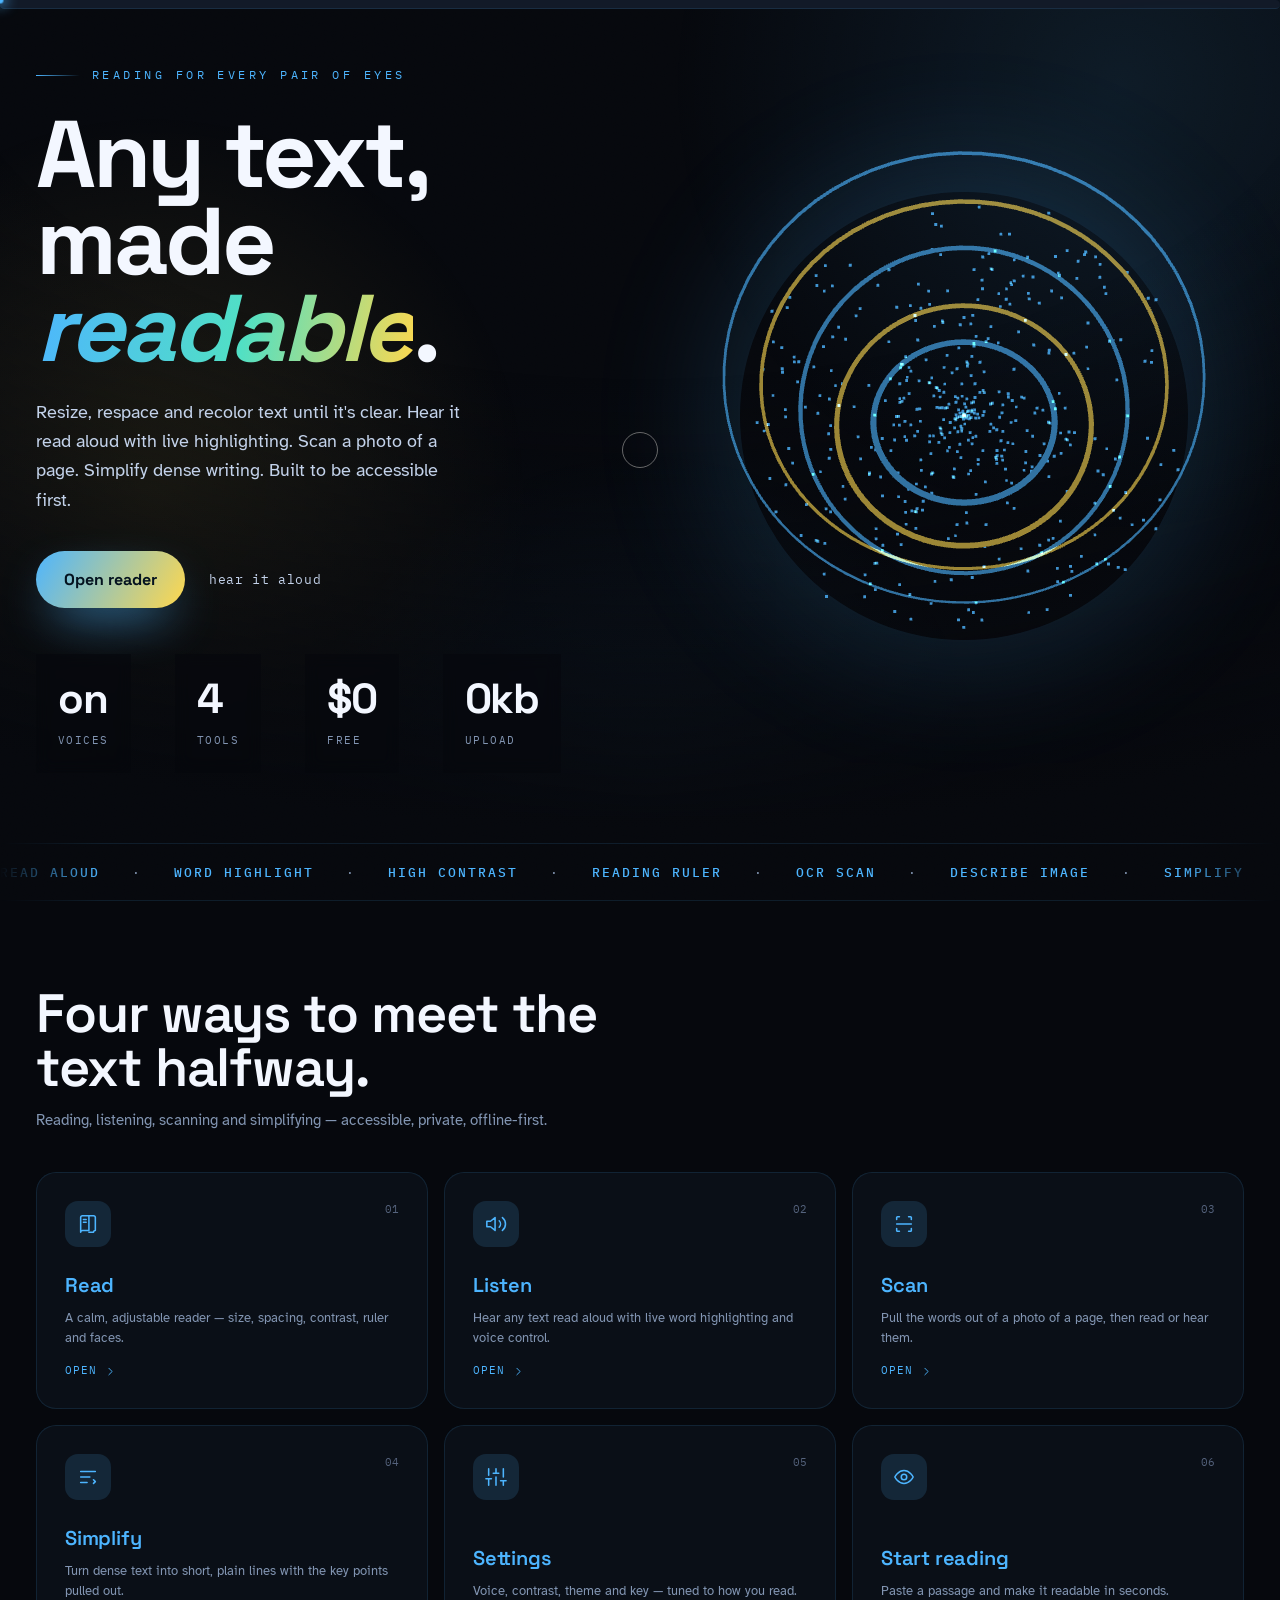
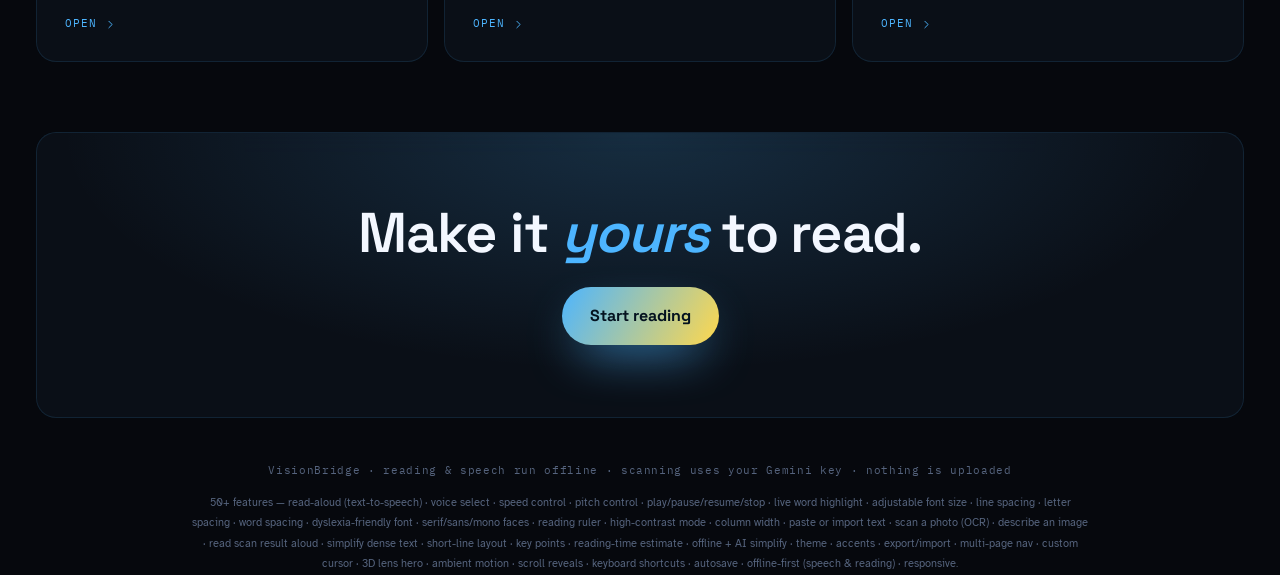
<file: index.html>
<!doctype html><html lang="en" data-theme="dark"><head><meta charset="utf-8"><meta name="viewport" content="width=device-width,initial-scale=1,viewport-fit=cover"><title>VisionBridge — read, listen, see</title><meta name="description" content="A multimodal reading agent for blind and low-vision readers: adjustable reader, text-to-speech with word highlighting, photo OCR, image description, and plain-language simplify.">
<link rel="stylesheet" href="core.css"><link rel="stylesheet" href="app.css"></head><body><div id="topbar"></div>
<main class="home">
  <section class="hero2"><div class="hero2-in">
    <div class="hero2-copy reveal"><div class="kicker">Reading for every pair of eyes</div><h1>Any text, made <em>readable</em>.</h1><p>Resize, respace and recolor text until it's clear. Hear it read aloud with live highlighting. Scan a photo of a page. Simplify dense writing. Built to be accessible first.</p><div class="cta-row"><a class="btn-xl" href="read.html" data-mag>Open reader</a><a class="btn-ghost" href="listen.html">hear it aloud</a></div><div class="metastrip" id="meta"></div></div>
    <div class="hero2-visual reveal"><canvas id="hero3d"></canvas></div>
  </div></section>
  <div class="marquee2"><div class="marq-track" id="marq"></div></div>
  <section class="feat2"><div class="feat2-head reveal"><h2>Four ways to meet the text halfway.</h2><p>Reading, listening, scanning and simplifying — accessible, private, offline-first.</p></div><div class="feat2-grid" id="fgrid"></div></section>
  <section class="cta2"><div class="cta2-in reveal"><h2>Make it <em>yours</em> to read.</h2><a class="btn-xl" href="read.html" data-mag>Start reading</a></div></section>
  <div class="foot">VisionBridge · reading & speech run offline · scanning uses your Gemini key · nothing is uploaded</div>
  <div class="feat" id="featlist"></div>
</main><script src="three.min.js"></script><script src="app.js"></script><script src="core.js"></script></body></html>
</file>
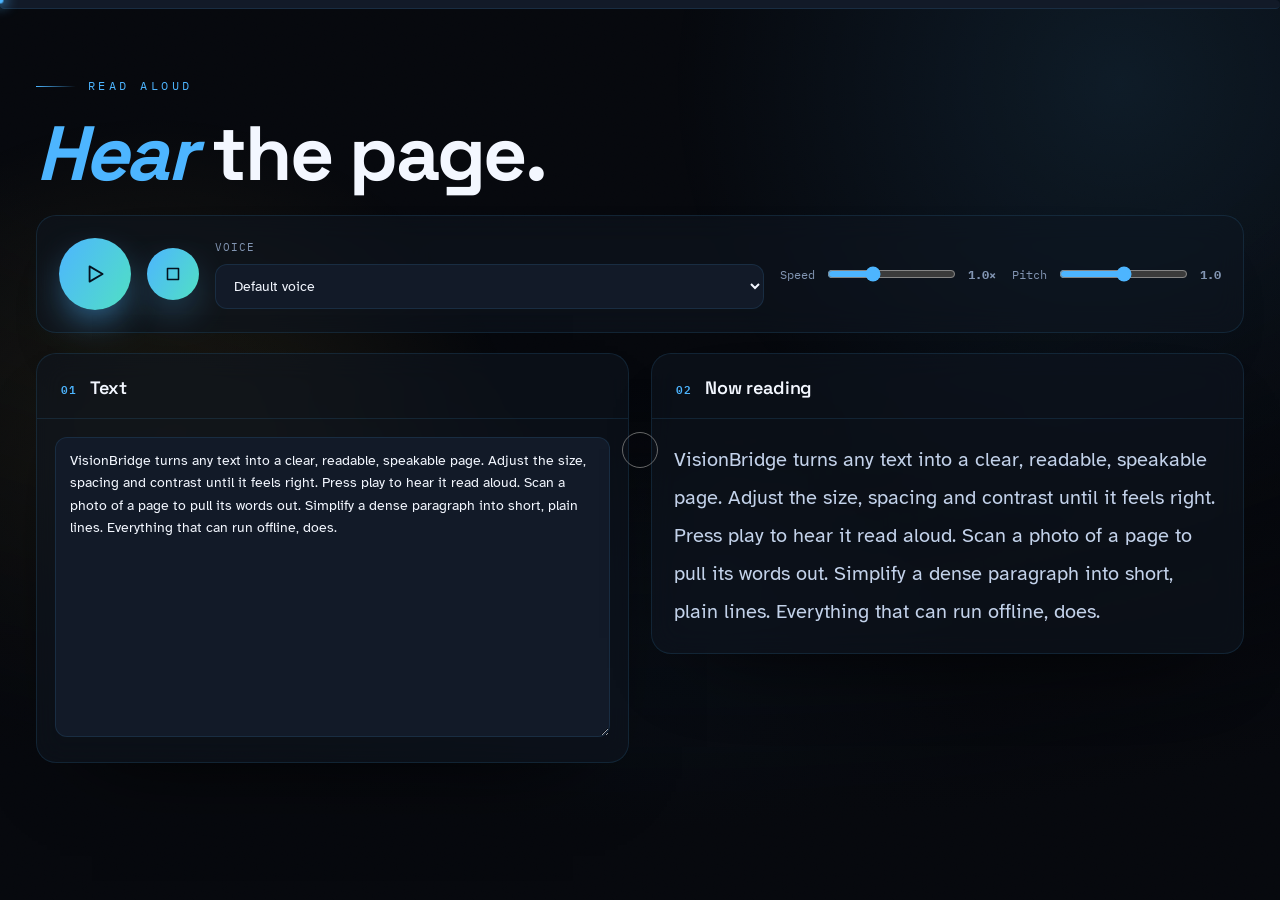
<file: listen.html>
<!doctype html><html lang="en" data-theme="dark"><head><meta charset="utf-8"><meta name="viewport" content="width=device-width,initial-scale=1,viewport-fit=cover"><title>VisionBridge — Listen</title><meta name="description" content="Text-to-speech with live word highlighting, voice, speed and pitch control.">
<link rel="stylesheet" href="core.css"><link rel="stylesheet" href="app.css"></head><body><div id="topbar"></div>
<main class="shell"><div class="page">
  <section class="phead" style="padding-bottom:24px"><div class="eyebrow">Read aloud</div><h1><em>Hear</em> the page.</h1></section>
  <section class="card reveal" style="margin-bottom:20px"><div style="padding:22px"><div class="voicebar">
    <button class="bigbtn" id="playBtn" data-press></button><button class="bigbtn sm" id="stopBtn" data-press></button>
    <div class="fld" style="margin:0;flex:1;min-width:160px"><label>Voice</label><select class="inp" id="voice"></select></div>
    <div class="slider">Speed <input type="range" id="rate" min="0.5" max="2" step="0.1"> <b id="ratev"></b></div>
    <div class="slider">Pitch <input type="range" id="pitch" min="0" max="2" step="0.1"> <b id="pitchv"></b></div>
  </div></div></section>
  <div class="grid2 even">
    <section class="card reveal"><div class="ch"><h2>Text</h2></div><div style="padding:18px"><textarea class="ta" id="ta" style="min-height:300px"></textarea></div></section>
    <section class="card reveal"><div class="ch"><h2>Now reading</h2></div><div style="padding:22px"><div id="hl" style="font-size:20px;line-height:1.9;color:var(--ink2)"></div></div></section>
  </div>
</div></main><script src="three.min.js"></script><script src="app.js"></script><script src="core.js"></script></body></html>
</file>
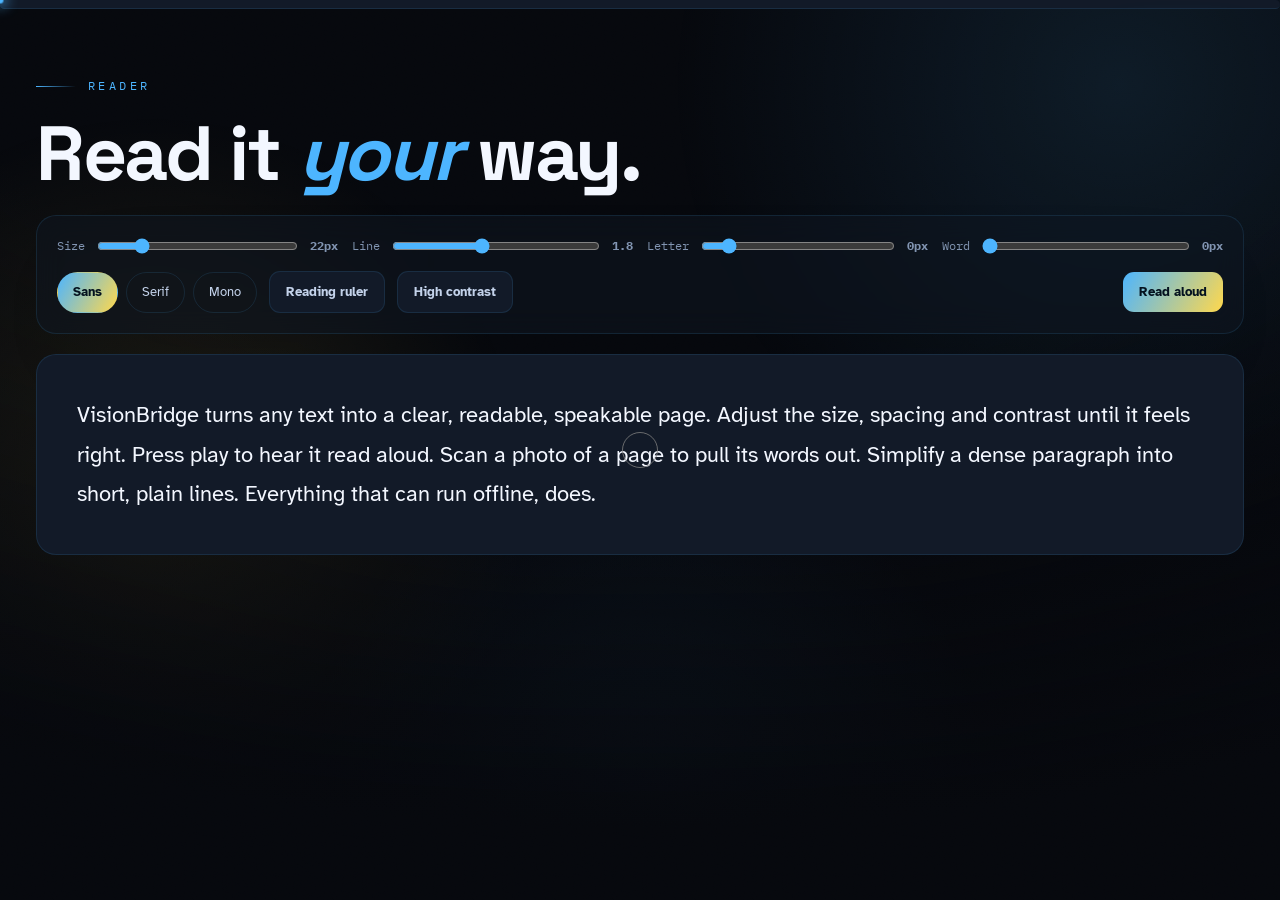
<file: read.html>
<!doctype html><html lang="en" data-theme="dark"><head><meta charset="utf-8"><meta name="viewport" content="width=device-width,initial-scale=1,viewport-fit=cover"><title>VisionBridge — Read</title><meta name="description" content="A calm, fully adjustable reader: size, spacing, contrast, reading ruler and faces.">
<link rel="stylesheet" href="core.css"><link rel="stylesheet" href="app.css"></head><body><div id="topbar"></div>
<main class="shell"><div class="page">
  <section class="phead" style="padding-bottom:24px"><div class="eyebrow">Reader</div><h1>Read it <em>your</em> way.</h1></section>
  <section class="card reveal" style="margin-bottom:20px"><div style="padding:20px">
    <div class="ctrlgrid">
      <div class="slider">Size <input type="range" id="fs" min="14" max="54" step="1"> <b id="fsv"></b></div>
      <div class="slider">Line <input type="range" id="lh2" min="1.2" max="2.6" step="0.1"> <b id="lh2v"></b></div>
      <div class="slider">Letter <input type="range" id="ls2" min="-1" max="8" step="0.5"> <b id="ls2v"></b></div>
      <div class="slider">Word <input type="range" id="ws2" min="0" max="16" step="1"> <b id="ws2v"></b></div>
    </div>
    <div class="row" style="margin-top:16px">
      <div class="seg" id="faces"><button data-v="sans">Sans</button><button data-v="serif">Serif</button><button data-v="mono">Mono</button></div>
      <button class="btn" id="rulerT" data-press>Reading ruler</button>
      <button class="btn" id="hcT" data-press>High contrast</button>
      <button class="btn primary" id="readAloud" data-press style="margin-left:auto">Read aloud</button>
    </div>
  </div></section>
  <div class="reader" id="reader"><div class="ruler" id="ruler"></div><div class="doc" id="doc" contenteditable="true" spellcheck="false"></div></div>
</div></main><script src="three.min.js"></script><script src="app.js"></script><script src="core.js"></script></body></html>
</file>
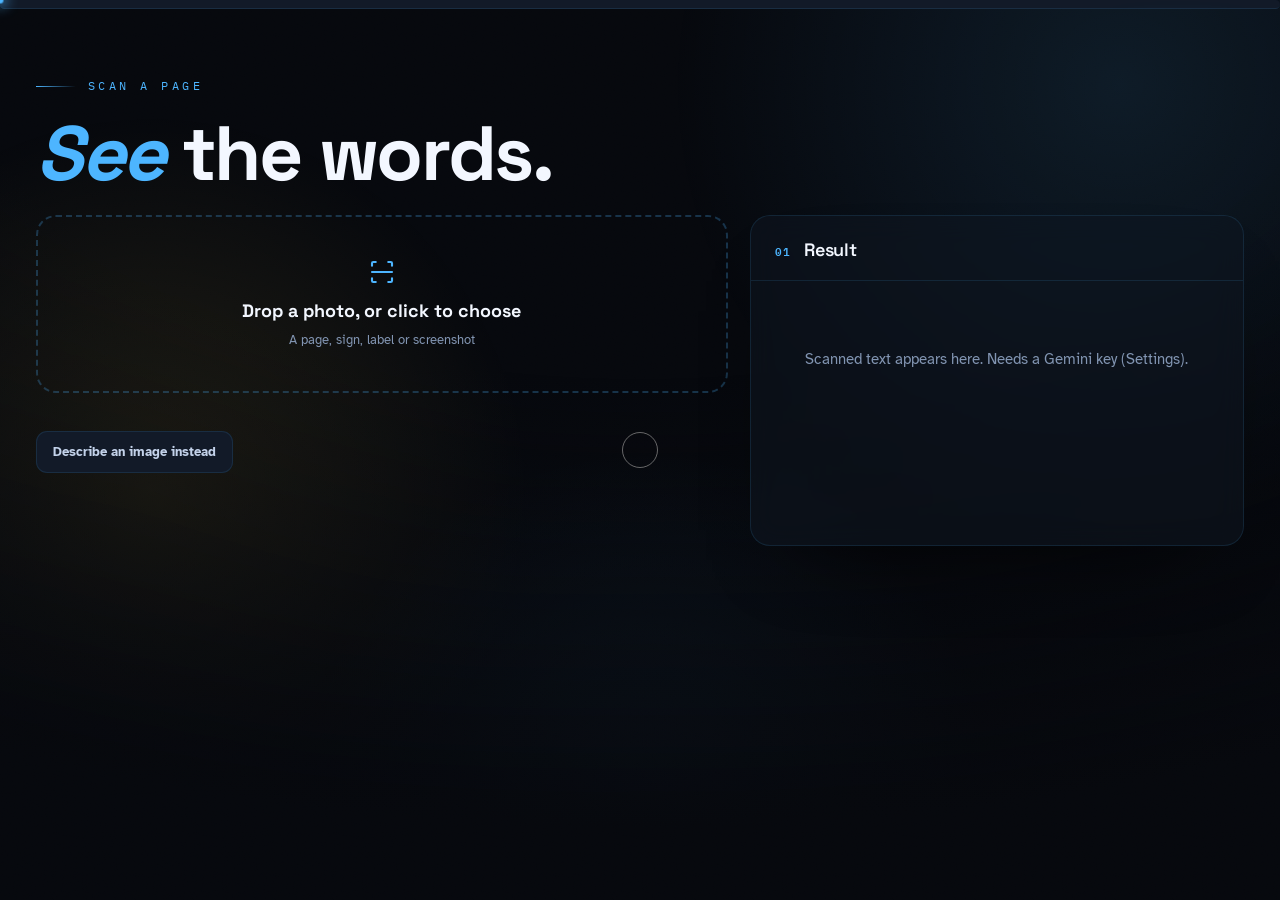
<file: scan.html>
<!doctype html><html lang="en" data-theme="dark"><head><meta charset="utf-8"><meta name="viewport" content="width=device-width,initial-scale=1,viewport-fit=cover"><title>VisionBridge — Scan</title><meta name="description" content="Pull text out of a photo of a page (OCR), or describe an image — then read or hear it.">
<link rel="stylesheet" href="core.css"><link rel="stylesheet" href="app.css"></head><body><div id="topbar"></div>
<main class="shell"><div class="page">
  <section class="phead" style="padding-bottom:24px"><div class="eyebrow">Scan a page</div><h1><em>See</em> the words.</h1></section>
  <div class="grid2">
    <div class="col">
      <div class="dropz reveal" id="dz"><div class="big" id="dzIc"></div><div style="font-family:var(--disp);font-weight:700;font-size:18px;margin-top:10px">Drop a photo, or click to choose</div><div style="color:var(--mut);font-size:13px;margin-top:4px">A page, sign, label or screenshot</div></div>
      <input type="file" id="file" accept="image/*" style="display:none"><input type="file" id="file2" accept="image/*" style="display:none">
      <div class="row" style="margin-top:16px"><button class="btn" id="descBtn" data-press>Describe an image instead</button></div>
    </div>
    <div class="col">
      <section class="card reveal"><div class="ch"><h2>Result</h2><span class="k"><button class="btn hidden" id="readScan" data-press>Read aloud</button></span></div><div style="padding:22px"><div id="scanOut" style="white-space:pre-wrap;line-height:1.7;color:var(--ink2);min-height:220px"><div class="empty">Scanned text appears here. Needs a Gemini key (Settings).</div></div></div></section>
    </div>
  </div>
</div></main><script src="three.min.js"></script><script src="app.js"></script><script src="core.js"></script></body></html>
</file>
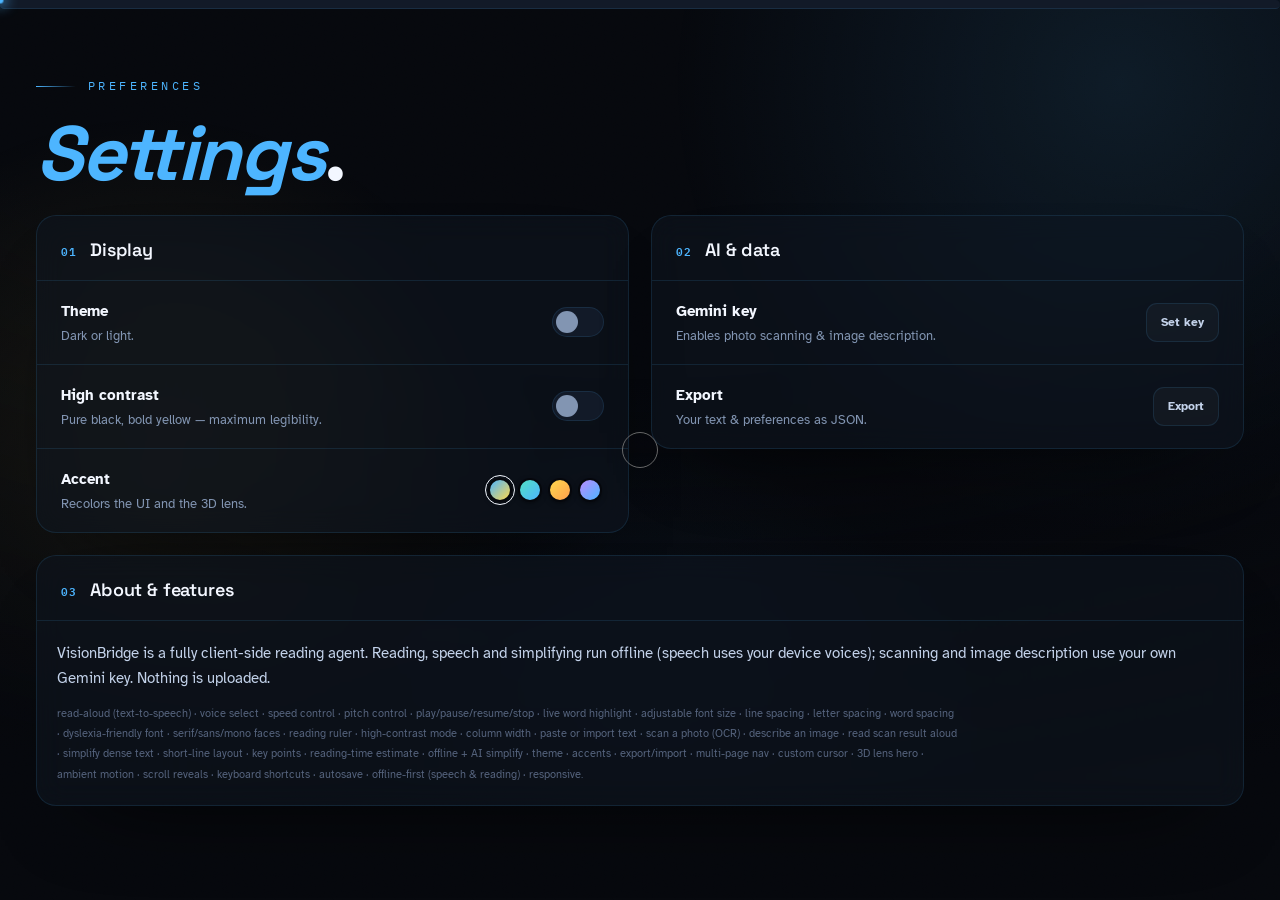
<file: settings.html>
<!doctype html><html lang="en" data-theme="dark"><head><meta charset="utf-8"><meta name="viewport" content="width=device-width,initial-scale=1,viewport-fit=cover"><title>VisionBridge — Settings</title><meta name="description" content="Voice, contrast, theme and key.">
<link rel="stylesheet" href="core.css"><link rel="stylesheet" href="app.css"></head><body><div id="topbar"></div>
<main class="shell"><div class="page">
  <section class="phead" style="padding-bottom:24px"><div class="eyebrow">Preferences</div><h1><em>Settings</em>.</h1></section>
  <div class="grid2 even">
    <div class="col"><section class="card reveal"><div class="ch"><h2>Display</h2></div>
      <div class="setrow"><div><div class="si">Theme</div><div class="sd">Dark or light.</div></div><button class="toggle" id="themeToggle"></button></div>
      <div class="setrow"><div><div class="si">High contrast</div><div class="sd">Pure black, bold yellow — maximum legibility.</div></div><button class="toggle" id="hcToggle"></button></div>
      <div class="setrow"><div><div class="si">Accent</div><div class="sd">Recolors the UI and the 3D lens.</div></div><div class="accents" id="accents2"></div></div>
    </section></div>
    <div class="col"><section class="card reveal"><div class="ch"><h2>AI & data</h2></div>
      <div class="setrow"><div><div class="si">Gemini key</div><div class="sd">Enables photo scanning & image description.</div></div><button class="ghost" id="keyBtn" data-press>Set key</button></div>
      <div class="setrow"><div><div class="si">Export</div><div class="sd">Your text & preferences as JSON.</div></div><button class="ghost" id="exp" data-press>Export</button></div>
    </section></div>
  </div>
  <section class="card reveal" style="margin-top:22px"><div class="ch"><h2>About & features</h2></div><div style="padding:20px"><p style="color:var(--ink2);line-height:1.7;margin-bottom:12px">VisionBridge is a fully client-side reading agent. Reading, speech and simplifying run offline (speech uses your device voices); scanning and image description use your own Gemini key. Nothing is uploaded.</p><div class="feat" id="featlist" style="text-align:left;margin:0"></div></div></section>
</div></main><script src="three.min.js"></script><script src="app.js"></script><script src="core.js"></script></body></html>
</file>
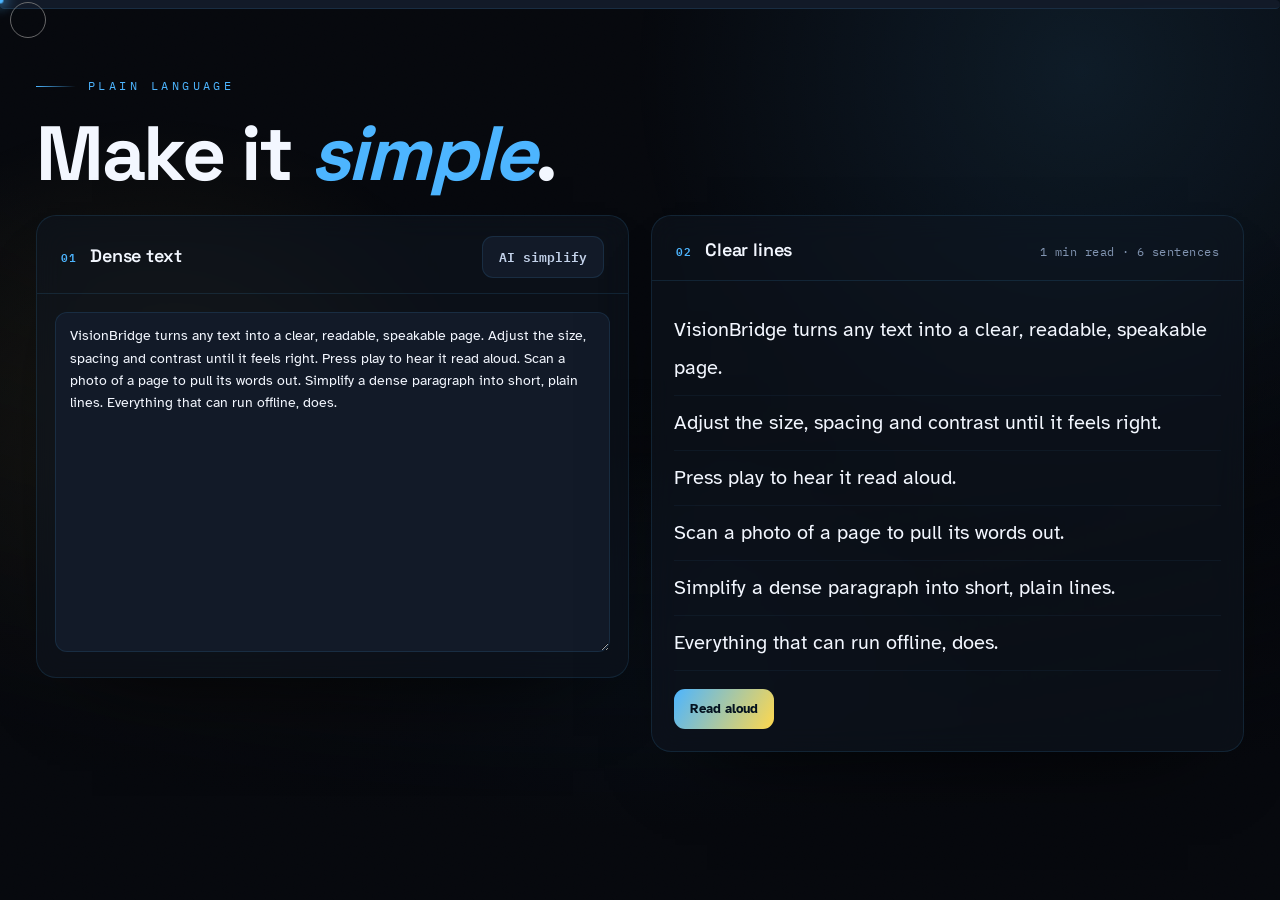
<file: simplify.html>
<!doctype html><html lang="en" data-theme="dark"><head><meta charset="utf-8"><meta name="viewport" content="width=device-width,initial-scale=1,viewport-fit=cover"><title>VisionBridge — Simplify</title><meta name="description" content="Turn dense text into short, plain lines with key points and a reading-time estimate.">
<link rel="stylesheet" href="core.css"><link rel="stylesheet" href="app.css"></head><body><div id="topbar"></div>
<main class="shell"><div class="page">
  <section class="phead" style="padding-bottom:24px"><div class="eyebrow">Plain language</div><h1>Make it <em>simple</em>.</h1></section>
  <div class="grid2 even">
    <section class="card reveal"><div class="ch"><h2>Dense text</h2><span class="k"><button class="btn" id="aiBtn" data-press>AI simplify</button></span></div><div style="padding:18px"><textarea class="ta" id="ta" style="min-height:340px"></textarea></div></section>
    <section class="card reveal"><div class="ch"><h2>Clear lines</h2><span class="k" id="rt"></span></div><div style="padding:22px"><div id="out"></div><button class="btn primary" id="readBtn" data-press style="margin-top:18px">Read aloud</button></div></section>
  </div>
</div></main><script src="three.min.js"></script><script src="app.js"></script><script src="core.js"></script></body></html>
</file>
<file: core.css>
/* ===== core.css — shared design system (driven by CSS vars set in app.css) ===== */
*{box-sizing:border-box;margin:0;padding:0}
html{scroll-behavior:smooth}
body{color:var(--ink);font-family:var(--sans);font-size:15px;line-height:1.6;min-height:100vh;overflow-x:hidden;-webkit-font-smoothing:antialiased;background:var(--bg);counter-reset:card}
#bg3d{position:fixed;inset:0;z-index:0;pointer-events:none}
.vig{position:fixed;inset:0;z-index:1;pointer-events:none;background:radial-gradient(130% 100% at 50% 0%,transparent 42%,var(--bg) 92%)}
.grain{position:fixed;inset:0;z-index:1;pointer-events:none;opacity:.05;mix-blend-mode:overlay;background-image:url("data:image/svg+xml,%3Csvg xmlns='http://www.w3.org/2000/svg' width='140' height='140'%3E%3Cfilter id='n'%3E%3CfeTurbulence type='fractalNoise' baseFrequency='.9' numOctaves='2'/%3E%3C/filter%3E%3Crect width='100%25' height='100%25' filter='url(%23n)'/%3E%3C/svg%3E")}
@media(prefers-reduced-motion:reduce){*{animation-duration:.01ms!important;transition-duration:.01ms!important}}
button,input,select,textarea{font:inherit;color:inherit}
a{color:var(--acc);text-decoration:none}
::selection{background:color-mix(in srgb,var(--acc) 32%,transparent)}
.hidden{display:none!important}
svg.ic{display:inline-block;vertical-align:middle}
/* cursor */
.cur-ring,.cur-dot{position:fixed;top:0;left:0;z-index:9999;pointer-events:none;border-radius:50%;will-change:transform;transform:translate(-50%,-50%)}
.cur-dot{width:7px;height:7px;background:var(--acc);box-shadow:0 0 14px 2px var(--acc)}
.cur-ring{width:36px;height:36px;border:1.5px solid #ffffff66;mix-blend-mode:difference;transition:width .25s cubic-bezier(.22,1.3,.5,1),height .25s cubic-bezier(.22,1.3,.5,1)}
.cur-ring.hov{width:62px;height:62px}
.cur-ring.txt{width:3px;height:28px;border-radius:2px;background:var(--acc);border:none;mix-blend-mode:normal}
.cur-ring.down{width:26px;height:26px}
body.cur{cursor:none}body.cur *{cursor:none!important}
@media(hover:none),(prefers-reduced-motion:reduce){.cur-ring,.cur-dot{display:none!important}body.cur,body.cur *{cursor:auto!important}}
[data-press]{transition:transform .1s cubic-bezier(.3,0,.3,1),background var(--sp),color var(--sp),border-color var(--sp),box-shadow var(--sp)}
[data-press].press{transform:scale(.96)}
/* nav */
.bar{position:sticky;top:0;z-index:40;backdrop-filter:blur(16px) saturate(1.4);background:color-mix(in srgb,var(--bg) 64%,transparent);border-bottom:1px solid var(--hair)}
.bar .in{max-width:1280px;margin:0 auto;padding:15px 36px;display:flex;align-items:center;gap:16px}
@media(max-width:860px){.bar .in{padding:13px 20px}}
.logo{display:flex;align-items:center;gap:12px;font-family:var(--disp);font-weight:var(--logow,700);font-size:21px;letter-spacing:var(--logotrack,-.01em)}
.logo .mk{width:34px;height:34px;border-radius:var(--mkradius,10px);display:grid;place-items:center;background:var(--mkbg,linear-gradient(140deg,var(--acc),var(--acc2)));color:var(--mkfg,#fff);box-shadow:0 8px 24px -8px var(--acc)}
.nav{display:flex;gap:4px;margin-left:10px}
.nav a{padding:8px 14px;border-radius:10px;font-family:var(--navfont,var(--mono));font-size:13px;color:var(--mut);position:relative;transition:color .25s;letter-spacing:.02em}
.nav a:hover{color:var(--ink)}
.nav a.on{color:var(--acc)}
.nav a.on::after{content:"";position:absolute;left:14px;right:14px;bottom:1px;height:2px;border-radius:2px;background:linear-gradient(90deg,var(--acc),var(--acc2))}
.spacer{flex:1}
.accents{display:flex;gap:6px;margin-right:2px}
.ad{width:18px;height:18px;border-radius:50%;cursor:pointer;border:2px solid var(--bg);box-shadow:0 2px 6px -2px #000a}
.ad.on{outline:1.5px solid var(--ink);outline-offset:2px}
.iconbtn{width:38px;height:38px;border-radius:11px;background:var(--panel);border:1px solid var(--hair);cursor:pointer;color:var(--mut);display:grid;place-items:center;backdrop-filter:blur(8px)}
.iconbtn:hover{color:var(--acc);border-color:var(--glassbrd)}
.pill{background:#ffffff0a;border:1px solid var(--glassbrd);border-radius:999px;padding:10px 18px;font-size:13px;font-weight:600;cursor:pointer;color:var(--ink);display:inline-flex;align-items:center;gap:8px}
.pill:hover{border-color:#ffffff40}
.pill.primary{background:linear-gradient(120deg,var(--acc),var(--acc2));border:none;color:var(--onacc,#07140e);box-shadow:0 16px 36px -14px var(--acc);font-weight:700}
.navtoggle{display:none}
@media(max-width:860px){.nav{position:fixed;top:60px;left:0;right:0;flex-direction:column;background:var(--panelsolid);border-bottom:1px solid var(--hair);padding:10px;margin:0;z-index:39;transform:translateY(-130%);transition:transform .35s cubic-bezier(.22,1,.36,1);gap:2px}.nav.open{transform:translateY(0)}.nav a.on::after{display:none}.nav a.on{background:var(--hair)}.navtoggle{display:grid}}
/* shell + landing */
.shell{max-width:1280px;margin:0 auto;padding:0 36px 90px;position:relative;z-index:3}
@media(max-width:860px){.shell{padding:0 20px 70px}}
.page{animation:rise .6s cubic-bezier(.22,1,.36,1) both}
@keyframes rise{from{opacity:0;transform:translateY(22px)}}
.home{position:relative;z-index:3}
.hero2{min-height:calc(100vh - 66px);display:flex;align-items:center;padding:20px 0 40px}
.hero2-in{max-width:1280px;margin:0 auto;padding:0 36px;display:grid;grid-template-columns:1.02fr .98fr;gap:44px;align-items:center;width:100%}
@media(max-width:980px){.hero2-in{grid-template-columns:1fr;gap:24px;padding:0 20px}.hero2{min-height:auto;padding:36px 0}}
.kicker{display:inline-flex;align-items:center;gap:12px;font-family:var(--mono);font-size:11.5px;letter-spacing:.3em;text-transform:uppercase;color:var(--acc);margin-bottom:26px}
.kicker::before{content:"";width:44px;height:1px;background:linear-gradient(90deg,var(--acc),transparent)}
.hero2 h1{font-family:var(--disp);font-weight:var(--h1w,700);font-size:clamp(48px,7.4vw,110px);line-height:.92;letter-spacing:-.03em}
.hero2 h1 em{font-style:var(--emstyle,italic);font-weight:var(--emw,400);font-family:var(--emfont,var(--disp));background:linear-gradient(100deg,var(--acc),var(--amb) 55%,var(--acc2));-webkit-background-clip:text;background-clip:text;color:transparent}
.hero2 p{margin-top:26px;max-width:440px;font-size:18px;line-height:1.62;color:var(--ink2)}
.cta-row{margin-top:36px;display:flex;align-items:center;gap:16px;flex-wrap:wrap}
.btn-xl{display:inline-flex;align-items:center;gap:12px;background:linear-gradient(120deg,var(--acc),var(--acc2));color:var(--onacc,#07140e);font-family:var(--disp);font-weight:700;font-size:16px;padding:16px 28px;border-radius:999px;box-shadow:0 20px 50px -18px var(--acc);transition:transform .3s}
.btn-xl:hover{transform:translateY(-2px)}
.btn-ghost{color:var(--ink2);font-family:var(--mono);font-size:12.5px;letter-spacing:.05em;padding:14px 8px}
.btn-ghost:hover{color:var(--acc)}
.metastrip{margin-top:46px;display:flex;gap:44px;flex-wrap:wrap}
.metastrip .m .n{font-family:var(--disp);font-weight:700;font-size:34px;line-height:1;letter-spacing:-.02em}
.metastrip .m .n em{font-style:normal;color:var(--acc)}
.metastrip .m .l{font-family:var(--mono);font-size:10px;letter-spacing:.14em;text-transform:uppercase;color:var(--mut);margin-top:8px}
.hero2-visual{position:relative;aspect-ratio:1/1;max-width:560px;width:100%;justify-self:end}
@media(max-width:980px){.hero2-visual{max-width:380px;margin:0 auto;justify-self:center}}
.hero2-visual canvas{position:absolute;inset:0;width:100%;height:100%}
.hero2-visual::after{content:"";position:absolute;inset:10%;border-radius:50%;box-shadow:0 0 130px 24px color-mix(in srgb,var(--acc) 16%,transparent);pointer-events:none}
.marquee2{border-top:1px solid var(--hair);border-bottom:1px solid var(--hair);overflow:hidden;padding:18px 0;-webkit-mask:linear-gradient(90deg,transparent,#000 8%,#000 92%,transparent)}
.marq-track{display:flex;width:max-content;animation:marq 30s linear infinite;font-family:var(--mono);font-size:12.5px;letter-spacing:.16em;text-transform:uppercase;color:var(--mut)}
.marq-track span{display:flex;align-items:center;gap:32px;padding-right:32px}
.marq-track b{color:var(--acc);font-weight:500}
@keyframes marq{to{transform:translateX(-50%)}}
@media(prefers-reduced-motion:reduce){.marq-track{animation:none}}
.feat2{max-width:1280px;margin:0 auto;padding:86px 36px 40px}
@media(max-width:980px){.feat2{padding:54px 20px 20px}}
.feat2-head{margin-bottom:40px;max-width:640px}
.feat2-head h2{font-family:var(--disp);font-weight:var(--h2w,600);font-size:clamp(30px,4.4vw,54px);line-height:1;letter-spacing:-.02em}
.feat2-head p{color:var(--mut);font-size:14.5px;margin-top:14px}
.feat2-grid{display:grid;grid-template-columns:repeat(3,1fr);gap:16px}
@media(max-width:820px){.feat2-grid{grid-template-columns:1fr 1fr}}
@media(max-width:520px){.feat2-grid{grid-template-columns:1fr}}
.fcell{position:relative;padding:28px;border-radius:var(--r2);background:var(--panel);backdrop-filter:blur(14px);border:1px solid var(--hair);min-height:200px;display:flex;flex-direction:column;overflow:hidden;transition:transform .4s cubic-bezier(.22,1,.36,1),border-color .4s}
.fcell:hover{transform:translateY(-5px);border-color:var(--glassbrd)}
.fcell .fi{width:46px;height:46px;border-radius:13px;display:grid;place-items:center;color:var(--acc);background:color-mix(in srgb,var(--acc) 12%,transparent);margin-bottom:auto}
.fcell .fx{position:absolute;top:28px;right:28px;font-family:var(--mono);font-size:11px;color:var(--dim)}
.fcell h3{font-family:var(--disp);font-weight:600;font-size:20px;margin-top:22px;letter-spacing:-.01em}
.fcell p{color:var(--mut);font-size:13px;line-height:1.55;margin-top:7px}
.fcell .go{font-family:var(--mono);font-size:11px;letter-spacing:.08em;text-transform:uppercase;color:var(--acc);margin-top:14px;display:flex;align-items:center;gap:7px}
.fcell .go .ic{transition:transform .35s}.fcell:hover .go .ic{transform:translateX(5px)}
.cta2{max-width:1280px;margin:30px auto 0;padding:0 36px}
.cta2-in{position:relative;overflow:hidden;border-radius:var(--r2);border:1px solid var(--hair);padding:72px 40px;text-align:center;background:var(--panel);backdrop-filter:blur(14px)}
.cta2-in::before{content:"";position:absolute;inset:0;background:radial-gradient(80% 140% at 50% 0%,color-mix(in srgb,var(--acc) 18%,transparent),transparent 60%)}
.cta2-in h2{position:relative;font-family:var(--disp);font-weight:var(--h2w,600);font-size:clamp(30px,4.6vw,56px);line-height:1;letter-spacing:-.02em}
.cta2-in h2 em{font-style:var(--emstyle,italic);font-family:var(--emfont,var(--disp));color:var(--acc)}
.cta2-in .btn-xl{position:relative;margin-top:26px}
/* page head */
.phead{padding:68px 0 36px;max-width:960px;position:relative}
@media(max-width:860px){.phead{padding:44px 0 26px}}
.eyebrow{font-family:var(--mono);font-size:11.5px;letter-spacing:.3em;text-transform:uppercase;color:var(--acc);margin-bottom:22px;display:flex;align-items:center;gap:12px}
.eyebrow::before{content:"";width:40px;height:1px;background:linear-gradient(90deg,var(--acc),transparent)}
.phead h1{font-family:var(--disp);font-weight:var(--h1w,700);font-size:clamp(40px,6vw,86px);line-height:.96;letter-spacing:-.03em}
.phead h1 em{font-style:var(--emstyle,italic);font-family:var(--emfont,var(--disp));color:var(--acc)}
.phead .lede{margin-top:20px;font-size:17px;line-height:1.6;color:var(--ink2);max-width:560px}
.reveal{opacity:0;transform:translateY(28px)}
.reveal.in{opacity:1;transform:none;transition:opacity .8s cubic-bezier(.22,1,.36,1),transform .8s cubic-bezier(.22,1,.36,1)}
/* cards + grid */
.card{position:relative;border-radius:var(--r2);background:var(--panel);backdrop-filter:blur(14px);border:1px solid var(--hair);box-shadow:0 40px 90px -56px #000}
.card .ch{display:flex;align-items:baseline;justify-content:space-between;gap:14px;padding:20px 24px 15px;border-bottom:1px solid var(--hair)}
.card .ch h2{font-family:var(--disp);font-weight:600;font-size:18px;letter-spacing:-.01em;display:flex;align-items:baseline;gap:13px}
.card .ch h2::before{counter-increment:card;content:counter(card,decimal-leading-zero);font-family:var(--mono);font-size:11px;color:var(--acc);letter-spacing:.1em}
.card .ch .k{font-family:var(--mono);font-size:11.5px;color:var(--mut);display:flex;gap:8px;align-items:center;letter-spacing:.04em}
.grid2{display:grid;grid-template-columns:1.4fr 1fr;gap:22px;align-items:start}
@media(max-width:900px){.grid2{grid-template-columns:1fr}}
.grid2.even{grid-template-columns:1fr 1fr}
@media(max-width:900px){.grid2.even{grid-template-columns:1fr}}
.col{display:flex;flex-direction:column;gap:22px;min-width:0}
/* stats */
.bigstats{display:grid;grid-template-columns:repeat(4,1fr);gap:1px;margin-bottom:26px;background:var(--hair);border:1px solid var(--hair);border-radius:var(--r2);overflow:hidden}
@media(max-width:700px){.bigstats{grid-template-columns:1fr 1fr}}
.bstat{padding:24px 22px;background:color-mix(in srgb,var(--bg) 55%,transparent);backdrop-filter:blur(8px)}
.bstat .n{font-family:var(--disp);font-weight:700;font-size:42px;color:var(--ink);line-height:1;letter-spacing:-.03em}
.bstat .n em{font-style:normal;color:var(--acc)}.bstat .n .u{font-size:16px;color:var(--mut)}
.bstat .l{font-family:var(--mono);font-size:10.5px;letter-spacing:.14em;text-transform:uppercase;color:var(--mut);margin-top:12px}
/* forms + controls */
.row{display:flex;gap:12px;flex-wrap:wrap;align-items:center}
.fld{margin-top:16px}.fld label{display:block;font-family:var(--mono);font-size:11px;letter-spacing:.08em;text-transform:uppercase;color:var(--mut);margin-bottom:8px}
.inp,.ta,select.inp{width:100%;background:var(--panel2);border:1px solid var(--hair);border-radius:12px;color:var(--ink);font-family:var(--sans);font-size:14px;padding:12px 14px;outline:none}
.ta{min-height:220px;line-height:1.6;resize:vertical}
.inp:focus,.ta:focus{border-color:var(--glassbrd)}
.btn{background:var(--panel2);border:1px solid var(--hair);border-radius:11px;padding:10px 16px;font-size:12.5px;font-weight:600;cursor:pointer;color:var(--ink2);display:inline-flex;align-items:center;gap:8px}
.btn:hover{color:var(--acc);border-color:var(--glassbrd)}
.btn.primary{background:linear-gradient(120deg,var(--acc),var(--acc2));color:var(--onacc,#07140e);border:none;font-weight:700}
.seg{display:flex;flex-wrap:wrap;gap:8px}
.seg button{border:1px solid var(--hair);background:transparent;border-radius:999px;padding:9px 15px;font-size:13px;cursor:pointer;color:var(--ink2);transition:all .25s}
.seg button:hover{border-color:var(--glassbrd)}
.seg button.on{background:linear-gradient(120deg,var(--acc),var(--acc2));color:var(--onacc,#07140e);border-color:transparent;font-weight:600}
.slider{display:flex;align-items:center;gap:12px;font-family:var(--mono);font-size:12px;color:var(--mut)}
.slider input[type=range]{accent-color:var(--acc);flex:1}
.chips{display:flex;flex-wrap:wrap;gap:8px}
.chip{background:var(--panel2);border:1px solid var(--hair);border-radius:999px;padding:8px 13px;font-size:12.5px;color:var(--ink2);cursor:pointer;display:flex;align-items:center;gap:7px}
.chip:hover{border-color:var(--glassbrd);color:var(--acc)}.chip .rm{color:var(--dim)}.chip .rm:hover{color:var(--rose)}
.metrics{display:grid;grid-template-columns:repeat(3,1fr);gap:18px}
@media(max-width:600px){.metrics{grid-template-columns:1fr 1fr}}
.metric .n{font-family:var(--disp);font-weight:700;font-size:28px;letter-spacing:-.01em}.metric .n em{font-style:normal;color:var(--acc)}
.metric .l{font-family:var(--mono);font-size:10px;letter-spacing:.1em;text-transform:uppercase;color:var(--mut);margin-top:6px}
.bar{height:9px;border-radius:5px;background:var(--panel2);overflow:hidden}.bar i{display:block;height:100%;border-radius:5px;background:linear-gradient(90deg,var(--acc),var(--acc2));transition:width .8s cubic-bezier(.22,1,.36,1)}
.listrow{display:flex;align-items:center;gap:14px;padding:14px 16px;background:var(--panel2);border:1px solid var(--hair);border-radius:14px;transition:transform .25s,border-color .25s}
.listrow:hover{transform:translateX(3px);border-color:var(--glassbrd)}
table.tbl{width:100%;border-collapse:collapse;font-size:13.5px}
table.tbl th{text-align:left;font-family:var(--mono);font-size:10.5px;letter-spacing:.08em;text-transform:uppercase;color:var(--mut);padding:10px 12px;border-bottom:1px solid var(--hair)}
table.tbl td{padding:12px;border-bottom:1px solid var(--hair2)}
table.tbl tr:hover td{background:color-mix(in srgb,var(--acc) 5%,transparent)}
/* settings */
.setrow{display:flex;align-items:center;justify-content:space-between;gap:16px;padding:18px 24px;border-bottom:1px solid var(--hair)}
.setrow:last-child{border-bottom:none}
.setrow .si{font-weight:600}.setrow .sd{color:var(--mut);font-size:12.5px;margin-top:3px}
.toggle{width:52px;height:30px;border-radius:999px;background:var(--panel2);border:1px solid var(--hair);cursor:pointer;position:relative;flex:none;transition:background .3s}
.toggle::after{content:"";position:absolute;top:3px;left:3px;width:22px;height:22px;border-radius:50%;background:var(--mut);transition:transform .3s cubic-bezier(.34,1.4,.5,1),background .3s}
.toggle.on{background:color-mix(in srgb,var(--acc) 40%,var(--panel2))}.toggle.on::after{transform:translateX(22px);background:var(--acc)}
.ghost{background:#ffffff08;border:1px solid var(--hair);border-radius:11px;padding:9px 14px;font-size:12px;font-weight:600;cursor:pointer;color:var(--ink2);display:inline-flex;gap:7px;align-items:center}
.ghost:hover{border-color:var(--acc);color:var(--ink)}
.empty{text-align:center;color:var(--mut);padding:44px 20px}
.foot{text-align:center;color:var(--dim);font-family:var(--mono);font-size:11px;padding:44px 0 14px;letter-spacing:.06em}
.feat{max-width:900px;margin:0 auto;color:var(--dim);font-size:11px;line-height:1.85;text-align:center}
.tiles .fcell .fi,.feat2-grid .fcell .fi{background:color-mix(in srgb,var(--acc) 14%,transparent)}
/* toast + modal */
.toast{position:fixed;left:50%;bottom:28px;transform:translate(-50%,16px);z-index:60;background:var(--panelsolid);color:var(--ink);border:1px solid var(--glassbrd);border-radius:14px;padding:13px 22px;font-weight:600;font-size:13.5px;opacity:0;pointer-events:none;transition:opacity .35s,transform .35s cubic-bezier(.34,1.4,.5,1);box-shadow:0 24px 50px -18px #000}
.toast.on{opacity:1;transform:translate(-50%,0)}
.menupop{position:fixed;background:var(--panelsolid);border:1px solid var(--glassbrd);box-shadow:0 24px 50px -18px #000;border-radius:14px;padding:7px;z-index:55;min-width:200px}
.menupop button{display:flex;gap:10px;align-items:center;width:100%;text-align:left;border:none;background:transparent;padding:10px 12px;border-radius:10px;font-weight:600;cursor:pointer;color:var(--ink);font-size:13px}
.menupop button:hover{background:var(--panel2)}
.scrim{position:fixed;inset:0;z-index:70;background:#030409b0;backdrop-filter:blur(12px);display:flex;align-items:center;justify-content:center;padding:20px;opacity:0;pointer-events:none;transition:opacity .35s}
.scrim.on{opacity:1;pointer-events:auto}
.modal{background:var(--panelsolid);border:1px solid var(--glassbrd);border-radius:var(--r2);max-width:520px;width:100%;max-height:88vh;overflow:auto;padding:28px;transform:translateY(20px);transition:transform .35s cubic-bezier(.34,1.4,.5,1);box-shadow:0 60px 120px -30px #000}
.scrim.on .modal{transform:none}
.modal h3{font-family:var(--disp);font-weight:700;font-size:21px;display:flex;justify-content:space-between;align-items:center;margin-bottom:8px}
.modal p{color:var(--mut);font-size:14px;line-height:1.55;margin-bottom:12px}
.close{border:none;background:var(--panel2);width:34px;height:34px;border-radius:11px;cursor:pointer;color:var(--mut);display:grid;place-items:center}
.save{width:100%;border:none;border-radius:14px;padding:15px;background:linear-gradient(120deg,var(--acc),var(--acc2));color:var(--onacc,#07140e);font-family:var(--disp);font-weight:700;cursor:pointer;margin-top:22px;font-size:15px}
</file>
<file: app.css>
@import url('https://fonts.googleapis.com/css2?family=Atkinson+Hyperlegible:ital,wght@0,400;0,700;1,400&family=Space+Grotesk:wght@500;600;700&family=IBM+Plex+Mono:wght@400;500;600&display=swap');
:root{
  --bg:#06080d;--bg2:#0a0e16;--panel:rgba(16,22,34,.55);--panelsolid:#0d1320;--panel2:#121a28;
  --ink:#f3f7ff;--ink2:#c3d2ea;--mut:#8295b2;--dim:#55637d;--hair:#4db5ff1f;--hair2:#4db5ff0e;--glassbrd:#4db5ff40;
  --acc:#4db5ff;--acc2:#ffd84d;--amb:#51e0c4;--grn:#51e0a0;--rose:#ff6b8a;--onacc:#04121f;
  --disp:'Space Grotesk',system-ui,sans-serif;--sans:'Atkinson Hyperlegible','Inter',system-ui,sans-serif;--mono:'IBM Plex Mono',ui-monospace,monospace;
  --emstyle:italic;--emw:700;--emfont:var(--disp);--r:14px;--r2:20px;--sp:.35s;--mkradius:11px;
}
:root[data-theme="light"]{--bg:#f4f7fc;--bg2:#e8eef7;--panel:rgba(255,255,255,.66);--panelsolid:#fff;--panel2:#eef3fb;--ink:#0a1322;--ink2:#2e3f58;--mut:#5f6f88;--dim:#9aa8bf;--hair:#1f6 fff00;--hair:#0a66b31c;--hair2:#0a66b30d;--glassbrd:#0a66b340;--onacc:#04121f}
:root[data-theme="hc"]{--bg:#000;--bg2:#000;--panel:#000;--panelsolid:#000;--panel2:#0a0a0a;--ink:#fff;--ink2:#ffe85a;--mut:#ffe85a;--dim:#cfcf7a;--hair:#ffffff55;--hair2:#ffffff2a;--glassbrd:#ffffff88;--acc:#ffe85a;--acc2:#4db5ff;--amb:#4db5ff;--onacc:#000}
/* reader surface */
.reader{border-radius:var(--r2);background:var(--panel2);border:1px solid var(--hair);padding:40px;position:relative;overflow:hidden}
.reader .doc{font-family:var(--sans);color:var(--ink);outline:none;white-space:pre-wrap;word-break:break-word}
.reader.serif .doc{font-family:Georgia,serif}
.reader.mono .doc{font-family:var(--mono)}
.ruler{position:absolute;left:0;right:0;height:46px;background:color-mix(in srgb,var(--acc) 16%,transparent);border-top:2px solid var(--acc);border-bottom:2px solid var(--acc);pointer-events:none;display:none}
.reader.ruleron .ruler{display:block}
.ctrlgrid{display:grid;grid-template-columns:repeat(auto-fit,minmax(150px,1fr));gap:14px}
.spk{display:inline-flex;align-items:center;gap:8px}
.word.spoken{background:color-mix(in srgb,var(--acc2) 45%,transparent);border-radius:3px}
.voicebar{display:flex;gap:16px;flex-wrap:wrap;align-items:center}
.bigbtn{width:72px;height:72px;border-radius:50%;border:none;background:linear-gradient(120deg,var(--acc),var(--amb));color:var(--onacc);cursor:pointer;display:grid;place-items:center;box-shadow:0 16px 40px -14px var(--acc)}
.bigbtn.sm{width:52px;height:52px}
.dropz{border:2px dashed var(--glassbrd);border-radius:var(--r2);padding:40px;text-align:center;cursor:pointer;transition:border-color .3s,background .3s}
.dropz:hover{border-color:var(--acc);background:color-mix(in srgb,var(--acc) 6%,transparent)}
.dropz .big{color:var(--acc)}
.simp{font-size:20px;line-height:1.9;color:var(--ink)}
.simp .s{display:block;padding:8px 0;border-bottom:1px solid var(--hair2)}
</file>
